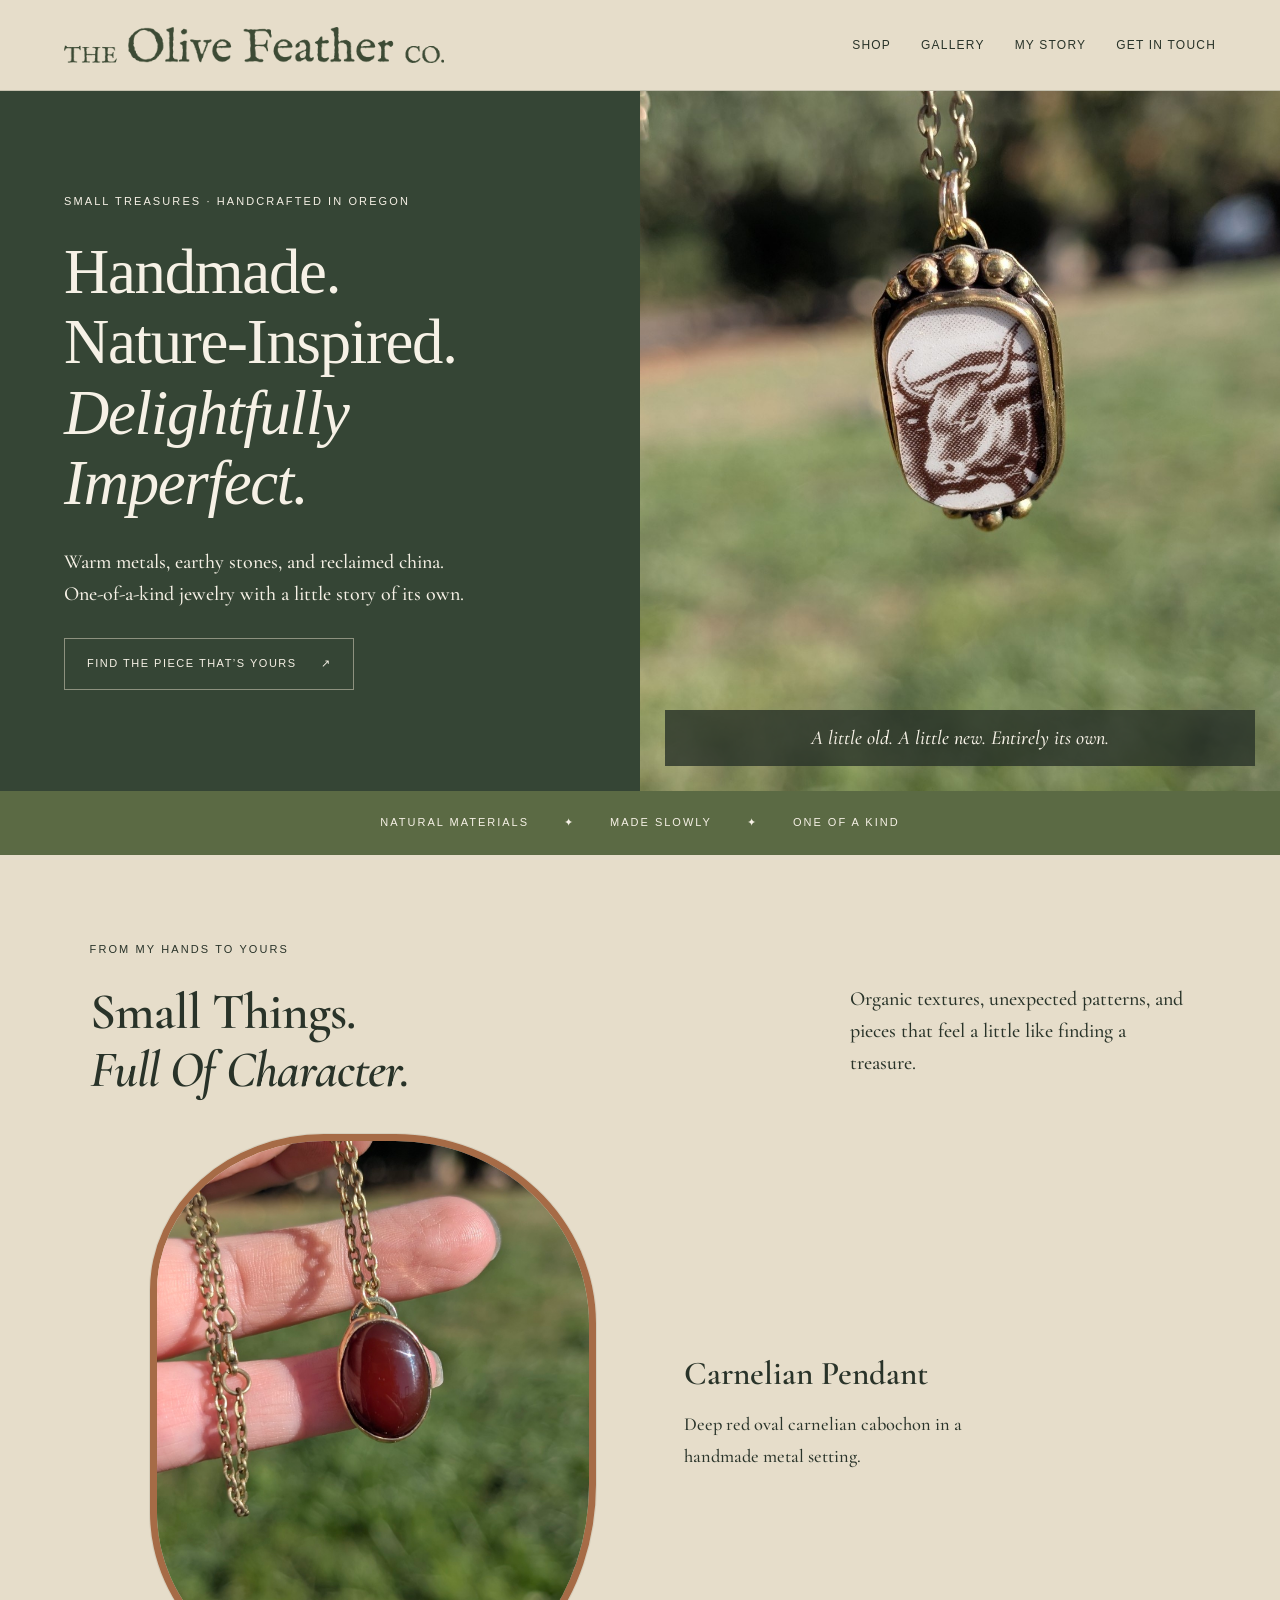
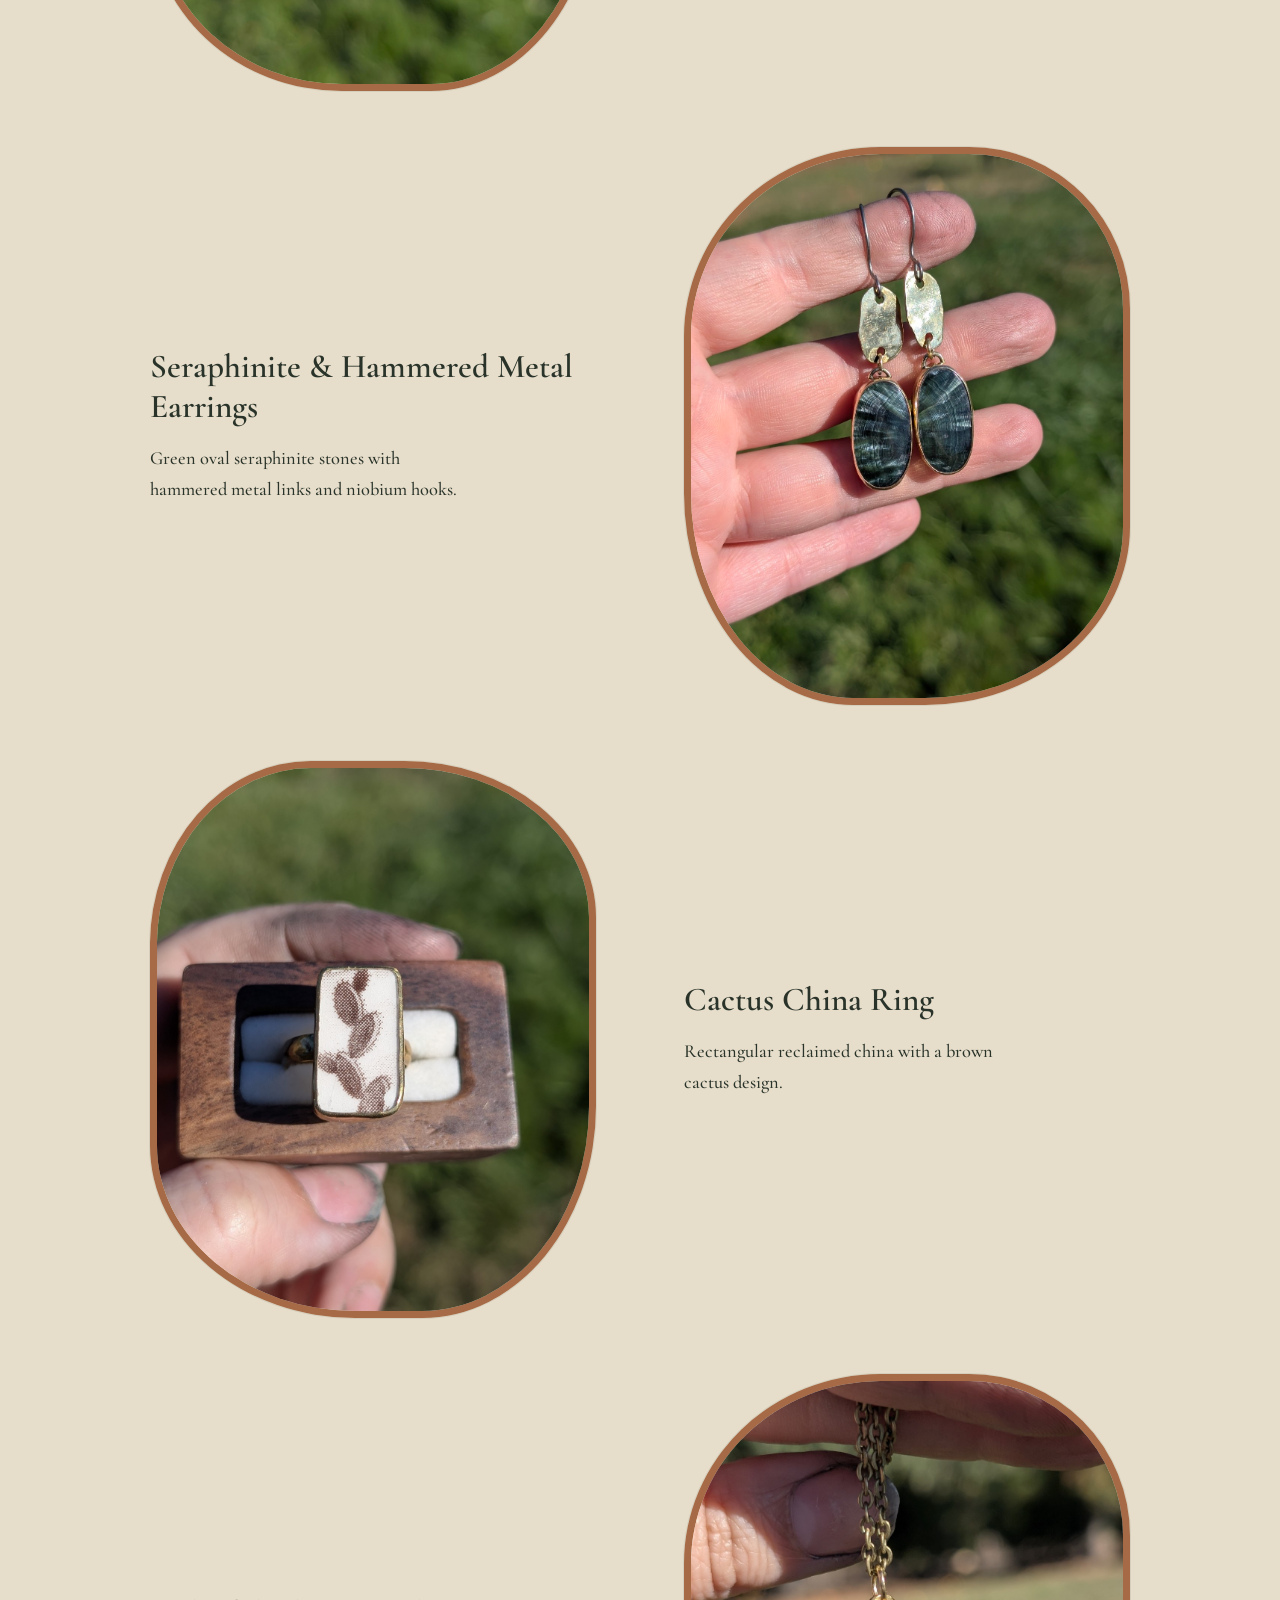
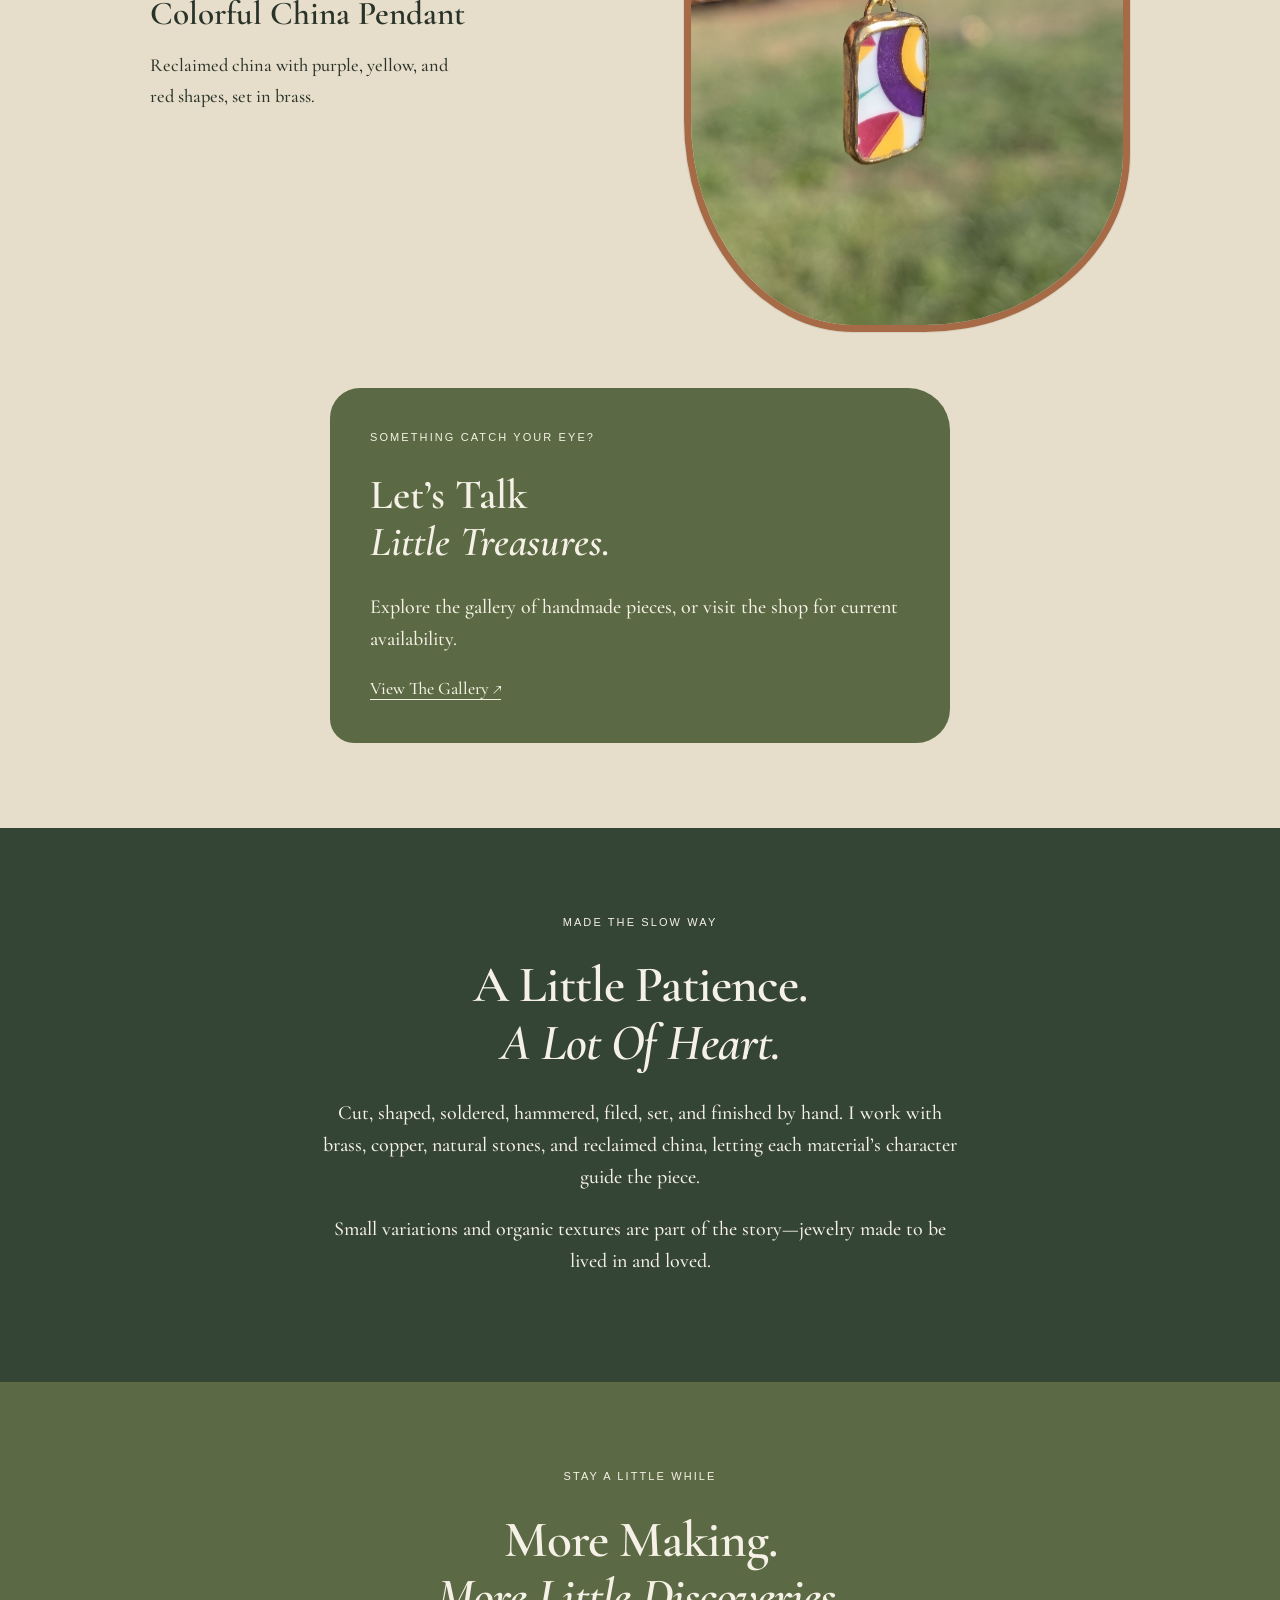
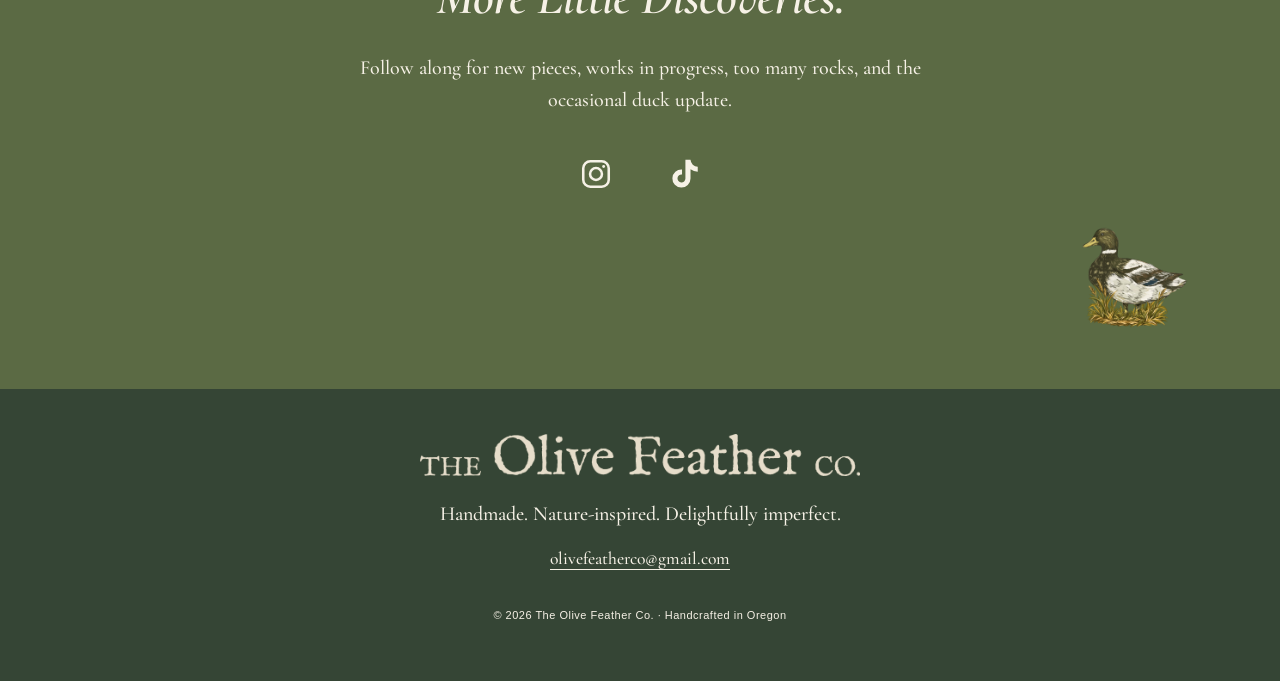
<file: index.html>
<!doctype html>
<html lang="en">
<head>
<meta charset="utf-8"><meta name="viewport" content="width=device-width, initial-scale=1">
<meta name="description" content="One-of-a-kind jewelry handcrafted in Oregon by Jacquline. Discover natural stones, reclaimed china, warm brass, and delightfully imperfect details.">
<meta name="theme-color" content="#354535">
<title>The Olive Feather Co. | Handcrafted jewelry in Oregon</title>
<link rel="stylesheet" href="styles.css?v=20261016-quiet-duck">
<link rel="preconnect" href="https://fonts.googleapis.com"><link rel="preconnect" href="https://fonts.gstatic.com" crossorigin><link rel="stylesheet" href="https://fonts.googleapis.com/css2?family=Cormorant+Garamond:ital,wght@0,500;0,600;1,500;1,600&amp;family=IM+Fell+English:ital@0;1&amp;display=swap"><link rel="stylesheet" href="typography.css?v=20261015-font-trial"></head>
<body>
<a class="skip" href="#main">Skip to main content</a>
<header class="site-header"><a class="brand" href="#" aria-label="The Olive Feather Co. home"><img class="brand-wordmark" src="images/wordmark-green.png" alt="The Olive Feather Co." width="2048" height="195"></a><nav aria-label="Main navigation"><a href="https://the-olive-feather-co.square.site/s/shop" target="_blank" rel="noopener noreferrer">SHOP</a><a href="gallery.html">Gallery</a><a href="story.html">My Story</a><a href="/contact.html?v=20261002-contact-refresh">Get In Touch</a></nav></header>
<main id="main">
<section class="hero" aria-labelledby="hero-title"><div class="hero-copy"><p class="eyebrow">Small treasures · Handcrafted in Oregon</p><h1 id="hero-title">Handmade.<br>Nature-Inspired.<br><em>Delightfully<br class="desktop-break"> Imperfect.</em></h1><p class="hero-description">Warm metals, earthy stones, and reclaimed china. One-of-a-kind jewelry with a little story of its own.</p><a class="button light" href="https://the-olive-feather-co.square.site/s/shop" target="_blank" rel="noopener noreferrer">Find the piece that’s yours <span aria-hidden="true">↗</span></a></div><div class="hero-photo"><img src="images/bull.jpg" width="1157" height="1536" alt="Handmade brass pendant with a reclaimed china bull illustration, hanging against an outdoor green background." fetchpriority="high"><span class="photo-note">A little old. A little new. Entirely its own.</span></div></section>
<div class="ribbon"><span>Natural materials</span><span aria-hidden="true">✦</span><span>Made slowly</span><span aria-hidden="true">✦</span><span>One of a kind</span></div>
<section id="collection" class="collection"><div class="section-heading"><div><p class="eyebrow">From my hands to yours</p><h2>Small Things.<br><em>Full Of Character.</em></h2></div><p>Organic textures, unexpected patterns, and pieces that feel a little like finding a treasure.</p></div><div class="gallery">
<figure><img src="images/red-pendant-new.jpg" width="1157" height="1536" alt="Deep red oval carnelian pendant held in sunlight with its chain against a green outdoor background." loading="lazy"><figcaption><h3>Carnelian Pendant</h3><p>Deep red oval carnelian cabochon in a handmade metal setting.</p></figcaption></figure>
<figure><img src="images/earrings-new.jpg" width="1157" height="1536" alt="Green oval seraphinite earrings below hammered metal links and niobium hooks." loading="lazy"><figcaption><h3>Seraphinite &amp; Hammered Metal Earrings</h3><p>Green oval seraphinite stones with hammered metal links and niobium hooks.</p></figcaption></figure>
<figure><img src="images/china-ring.jpg" width="1157" height="1536" alt="Rectangular reclaimed china ring with a brown cactus design, displayed in a wooden ring box." loading="lazy"><figcaption><h3>Cactus China Ring</h3><p>Rectangular reclaimed china with a brown cactus design.</p></figcaption></figure>

<figure><img src="images/colorful-china.jpg" width="1157" height="1536" alt="Colorful reclaimed china pendant with purple, yellow, and red shapes in a brass setting." loading="lazy"><figcaption><h3>Colorful China Pendant</h3><p>Reclaimed china with purple, yellow, and red shapes, set in brass.</p></figcaption></figure>
<aside class="gallery-note"><p class="eyebrow">Something catch your eye?</p><h3>Let’s Talk<br><em>Little Treasures.</em></h3><p>Explore the gallery of handmade pieces, or visit the shop for current availability.</p><a class="text-link" href="gallery.html">View The Gallery <span aria-hidden="true">↗</span></a></aside>
</div></section>
<section class="process"><p class="eyebrow">Made the slow way</p><h2>A Little Patience.<br><em>A Lot Of Heart.</em></h2><p>Cut, shaped, soldered, hammered, filed, set, and finished by hand. I work with brass, copper, natural stones, and reclaimed china, letting each material’s character guide the piece.</p><p>Small variations and organic textures are part of the story—jewelry made to be lived in and loved.</p></section>


<section id="contact" class="contact"><p class="eyebrow">Stay a little while</p><h2>More Making.<br><em>More Little Discoveries.</em></h2><p>Follow along for new pieces, works in progress, too many rocks, and the occasional duck update.</p><div class="contact-links">
<a href="https://www.instagram.com/theolivefeatherco/" target="_blank" rel="noopener noreferrer" aria-label="The Olive Feather Co. on Instagram">
<svg viewBox="0 0 24 24" fill="none" stroke="currentColor" stroke-width="1.8" aria-hidden="true"><rect x="3" y="3" width="18" height="18" rx="5"/><circle cx="12" cy="12" r="4.2"/><circle cx="17.4" cy="6.7" r="1" fill="currentColor" stroke="none"/></svg></a>
<a href="https://www.tiktok.com/@theolivefeatherco" target="_blank" rel="noopener noreferrer" aria-label="The Olive Feather Co. on TikTok">
<svg viewBox="0 0 24 24" fill="currentColor" aria-hidden="true"><path d="M16.6 2H13v13.2a2.8 2.8 0 1 1-2.4-2.8V8.8a6.4 6.4 0 1 0 6 6.4V8.7a8.7 8.7 0 0 0 5.1 1.7V6.8A5.1 5.1 0 0 1 16.6 2Z"/></svg></a>
</div><img class="homepage-duck" src="images/lightning-duck-2048.webp" width="2048" height="2048" alt="" aria-hidden="true" loading="lazy"></section>
</main>
<footer><a class="footer-brand" href="#"><img class="footer-wordmark" src="images/wordmark-cream.png" alt="The Olive Feather Co." width="2048" height="195" loading="lazy"></a><p>Handmade. Nature-inspired. Delightfully imperfect.</p><a href="mailto:olivefeatherco@gmail.com">olivefeatherco@gmail.com</a><p class="copyright">© 2026 The Olive Feather Co. · Handcrafted in Oregon</p></footer>
<!-- Cloudflare Web Analytics --><script type='module' src='https://static.cloudflareinsights.com/beacon.min.js' data-cf-beacon='{"token": "e439f3d242d546c09e3ed19f95e66445"}'></script><!-- End Cloudflare Web Analytics -->
</body></html>
</file>
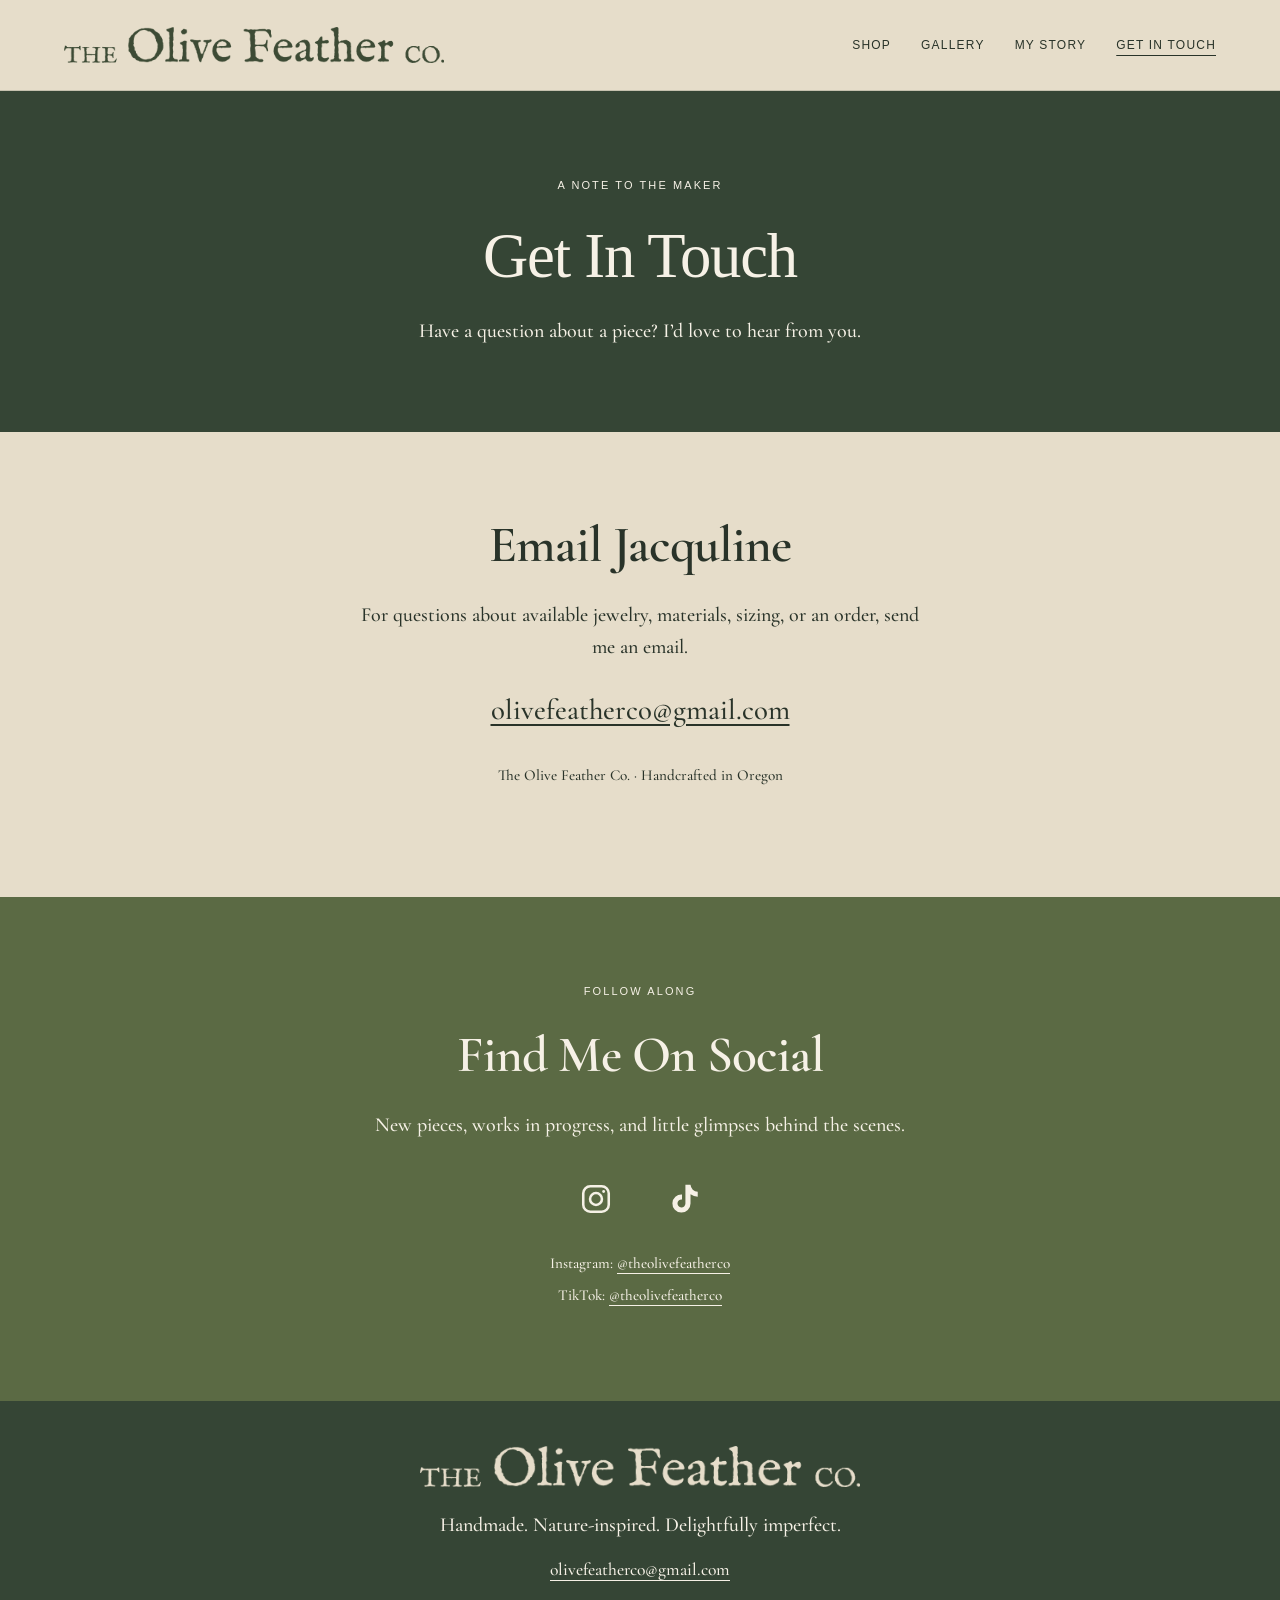
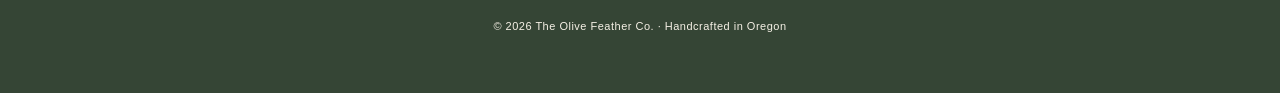
<file: contact.html>
<!doctype html><html lang="en"><head><meta charset="utf-8"><meta name="viewport" content="width=device-width, initial-scale=1"><meta name="description" content="Get in touch with Jacquline at The Olive Feather Co. Email questions about handmade jewelry or follow along on Instagram and TikTok."><meta name="theme-color" content="#354535"><title>Get In Touch | The Olive Feather Co.</title><link rel="stylesheet" href="styles.css?v=20261015-wordmarks"><link rel="preconnect" href="https://fonts.googleapis.com"><link rel="preconnect" href="https://fonts.gstatic.com" crossorigin><link rel="stylesheet" href="https://fonts.googleapis.com/css2?family=Cormorant+Garamond:ital,wght@0,500;0,600;1,500;1,600&amp;family=IM+Fell+English:ital@0;1&amp;display=swap"><link rel="stylesheet" href="typography.css?v=20261015-font-trial"></head><body><a class="skip" href="#main">Skip to main content</a><header class="site-header"><a class="brand" href="index.html" aria-label="The Olive Feather Co. home"><img class="brand-wordmark" src="images/wordmark-green.png" alt="The Olive Feather Co." width="2048" height="195"></a><nav aria-label="Main navigation"><a href="https://the-olive-feather-co.square.site/s/shop" target="_blank" rel="noopener noreferrer">SHOP</a><a href="gallery.html">Gallery</a><a href="story.html">My Story</a><a href="/contact.html?v=20261002-contact-refresh" aria-current="page">Get In Touch</a></nav></header><main id="main"><section class="story-page-intro"><p class="eyebrow">A Note To The Maker</p><h1>Get In Touch</h1><p>Have a question about a piece? I’d love to hear from you.</p></section><section class="contact-details"><h2>Email Jacquline</h2><p>For questions about available jewelry, materials, sizing, or an order, send me an email.</p><a class="contact-email" href="mailto:olivefeatherco@gmail.com">olivefeatherco@gmail.com</a><p class="contact-location">The Olive Feather Co. · Handcrafted in Oregon</p></section><section class="contact"><p class="eyebrow">Follow Along</p><h2>Find Me On Social</h2><p>New pieces, works in progress, and little glimpses behind the scenes.</p><div class="contact-links">
<a href="https://www.instagram.com/theolivefeatherco/" target="_blank" rel="noopener noreferrer" aria-label="The Olive Feather Co. on Instagram">
<svg viewBox="0 0 24 24" fill="none" stroke="currentColor" stroke-width="1.8" aria-hidden="true"><rect x="3" y="3" width="18" height="18" rx="5"/><circle cx="12" cy="12" r="4.2"/><circle cx="17.4" cy="6.7" r="1" fill="currentColor" stroke="none"/></svg></a>
<a href="https://www.tiktok.com/@theolivefeatherco" target="_blank" rel="noopener noreferrer" aria-label="The Olive Feather Co. on TikTok">
<svg viewBox="0 0 24 24" fill="currentColor" aria-hidden="true"><path d="M16.6 2H13v13.2a2.8 2.8 0 1 1-2.4-2.8V8.8a6.4 6.4 0 1 0 6 6.4V8.7a8.7 8.7 0 0 0 5.1 1.7V6.8A5.1 5.1 0 0 1 16.6 2Z"/></svg></a>
</div><div class="social-handles"><p>Instagram: <a href="https://www.instagram.com/theolivefeatherco/" target="_blank" rel="noopener noreferrer">@theolivefeatherco</a></p><p>TikTok: <a href="https://www.tiktok.com/@theolivefeatherco" target="_blank" rel="noopener noreferrer">@theolivefeatherco</a></p></div></section></main><footer><a class="footer-brand" href="index.html"><img class="footer-wordmark" src="images/wordmark-cream.png" alt="The Olive Feather Co." width="2048" height="195" loading="lazy"></a><p>Handmade. Nature-inspired. Delightfully imperfect.</p><a href="mailto:olivefeatherco@gmail.com">olivefeatherco@gmail.com</a><p class="copyright">© 2026 The Olive Feather Co. · Handcrafted in Oregon</p></footer><!-- Cloudflare Web Analytics --><script type='module' src='https://static.cloudflareinsights.com/beacon.min.js' data-cf-beacon='{"token": "e439f3d242d546c09e3ed19f95e66445"}'></script><!-- End Cloudflare Web Analytics -->
</body></html>
</file>
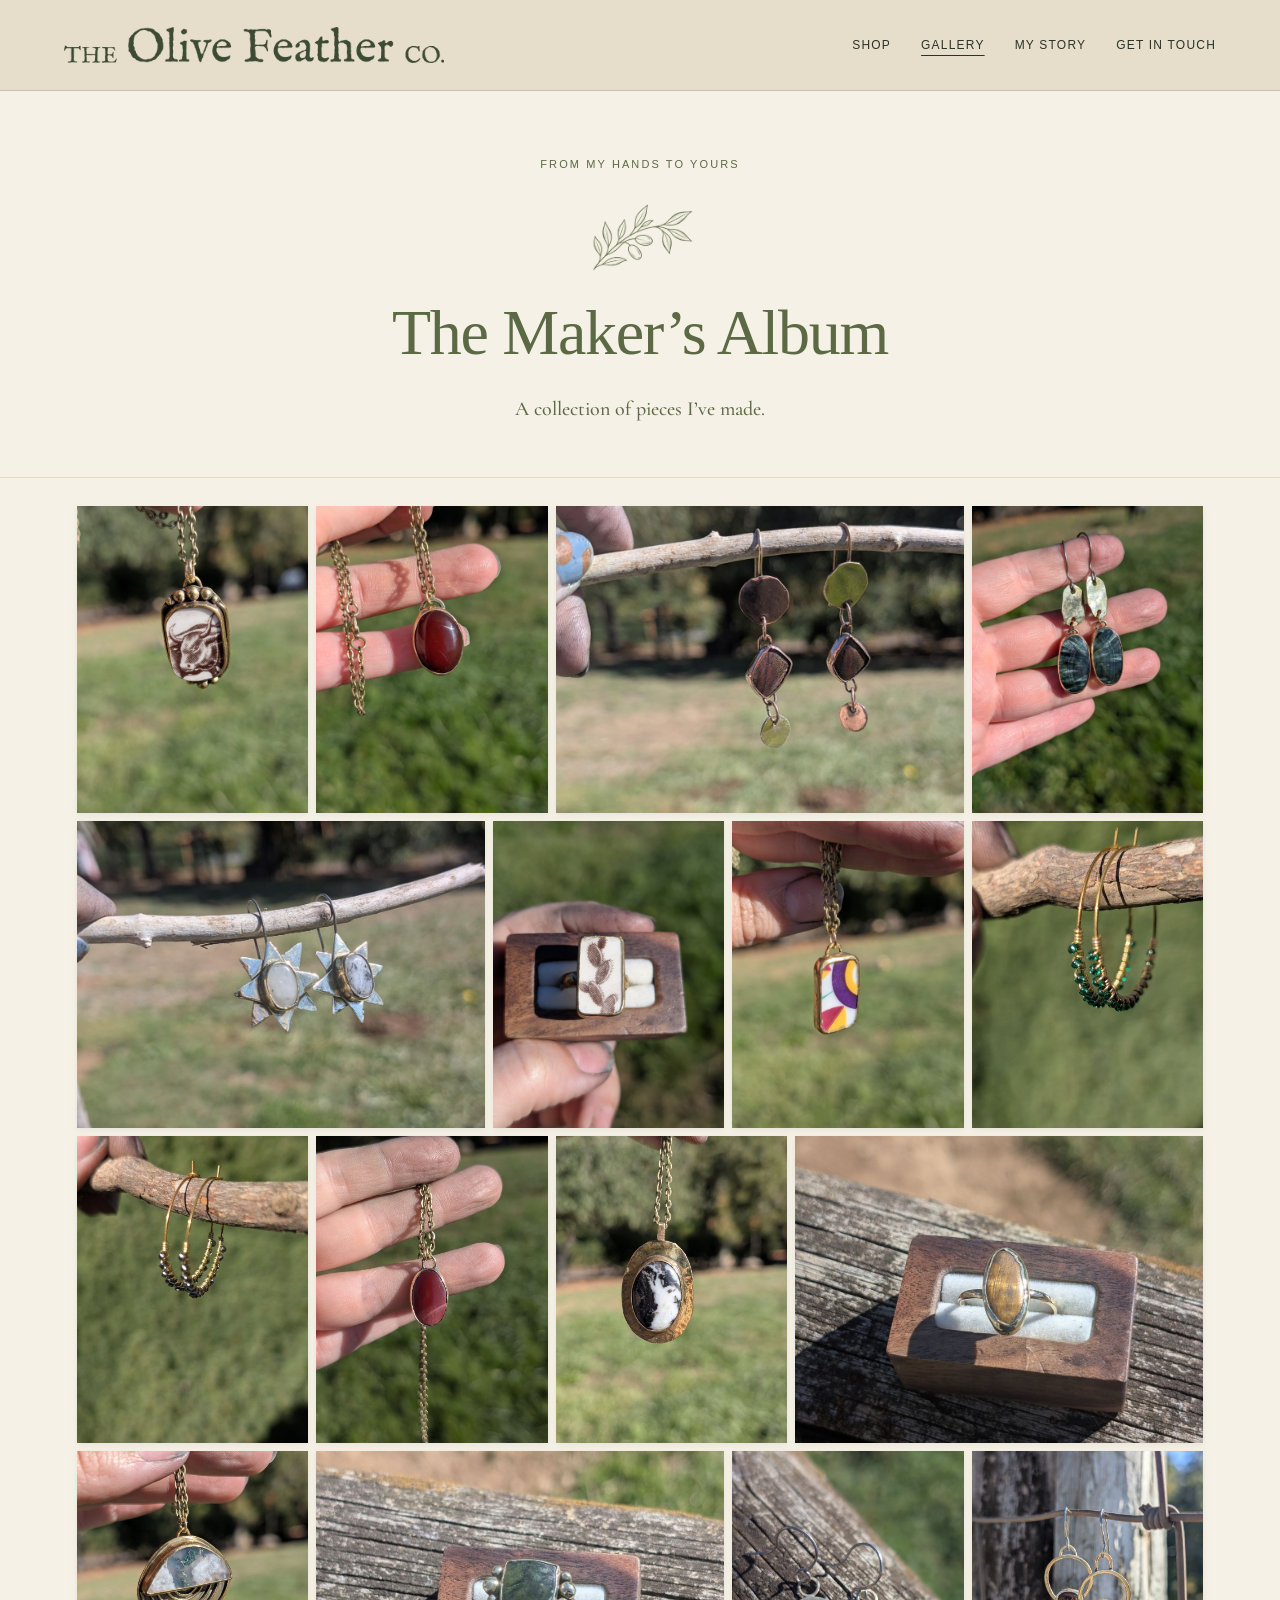
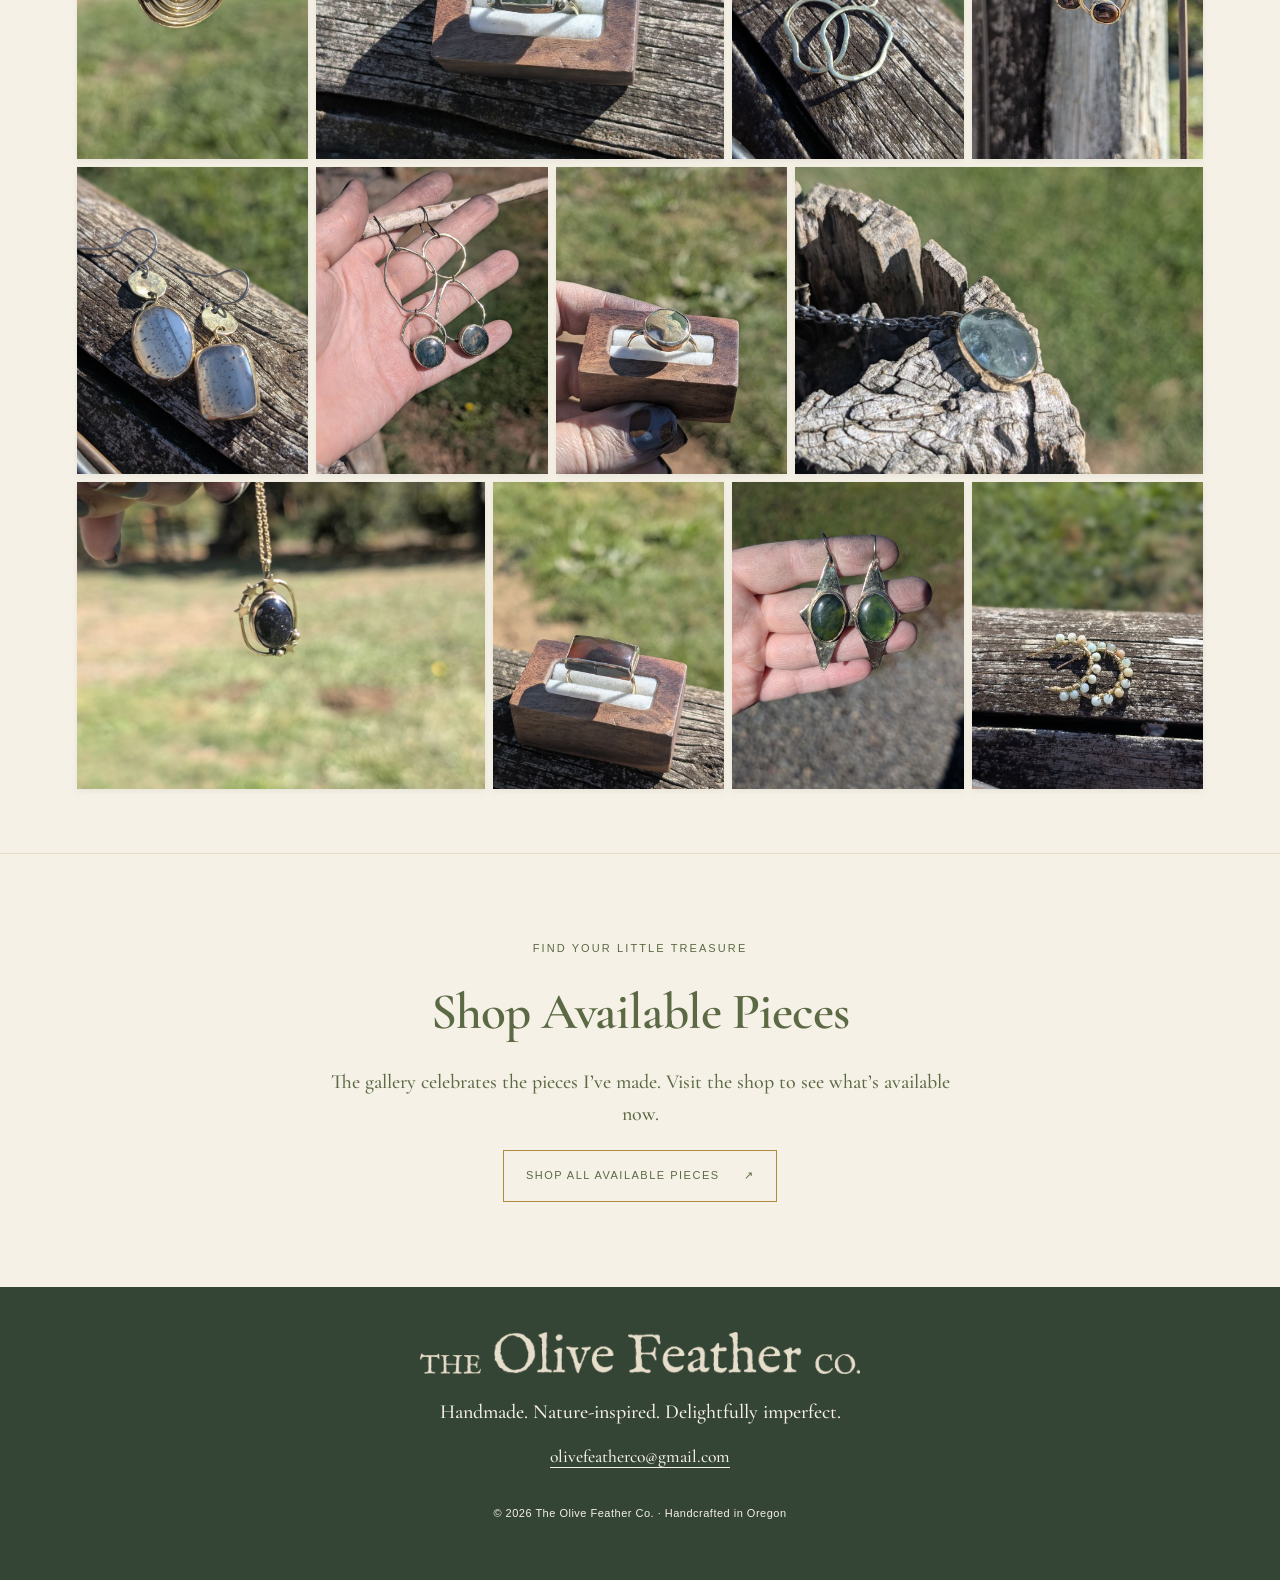
<file: gallery.html>
<!doctype html><html lang="en"><head><meta charset="utf-8"><meta name="viewport" content="width=device-width, initial-scale=1"><meta name="description" content="A gallery of handmade jewelry by Jacquline at The Olive Feather Co., featuring natural stones, reclaimed china, and handworked metals."><meta name="theme-color" content="#354535"><title>Gallery | The Olive Feather Co.</title><link rel="stylesheet" href="styles.css?v=20261015-wordmarks"><link rel="stylesheet" href="gallery.css?v=20261017-brickwork"><link rel="preconnect" href="https://fonts.googleapis.com"><link rel="preconnect" href="https://fonts.gstatic.com" crossorigin><link rel="stylesheet" href="https://fonts.googleapis.com/css2?family=Cormorant+Garamond:ital,wght@0,500;0,600;1,500;1,600&amp;family=IM+Fell+English:ital@0;1&amp;display=swap"><link rel="stylesheet" href="typography.css?v=20261015-font-trial"></head><body class="makers-album"><a class="skip" href="#main">Skip to main content</a><header class="site-header"><a class="brand" href="index.html" aria-label="The Olive Feather Co. home"><img class="brand-wordmark" src="images/wordmark-green.png" alt="The Olive Feather Co." width="2048" height="195"></a><nav aria-label="Main navigation"><a href="https://the-olive-feather-co.square.site/s/shop" target="_blank" rel="noopener noreferrer">SHOP</a><a href="gallery.html" aria-current="page">Gallery</a><a href="story.html">My Story</a><a href="/contact.html?v=20261002-contact-refresh">Get In Touch</a></nav></header><main id="main"><section class="album-intro"><p class="eyebrow">From My Hands To Yours</p><span class="album-branch" aria-hidden="true"></span><h1>The Maker’s Album</h1><p>A collection of pieces I’ve made.</p></section><section class="collection" aria-label="Gallery of handmade jewelry"><div class="gallery-wall"><figure class="gallery-piece"><button class="gallery-reveal" type="button" aria-expanded="false" aria-label="Reveal title: Bull China Pendant" aria-controls="piece-1"><img src="images/bull.jpg" width="1157" height="1536" alt="Reclaimed china pendant with a bull illustration in a brass setting." loading="lazy"><span class="piece-overlay" id="piece-1" aria-hidden="true"><span class="piece-title">Bull China Pendant</span></span></button></figure>
<figure class="gallery-piece"><button class="gallery-reveal" type="button" aria-expanded="false" aria-label="Reveal title: Carnelian Pendant" aria-controls="piece-2"><img src="images/red-pendant-new.jpg" width="1157" height="1536" alt="Deep red oval carnelian pendant held in sunlight with its chain against a green outdoor background." loading="lazy"><span class="piece-overlay" id="piece-2" aria-hidden="true"><span class="piece-title">Carnelian Pendant</span></span></button></figure>
<figure class="gallery-piece"><button class="gallery-reveal" type="button" aria-expanded="false" aria-label="Reveal title: Mixed Metal &amp; Brown Stone Earrings" aria-controls="piece-15"><img src="images/mixed-metal-brown-stone-earrings.jpg" width="1000" height="753" alt="Brown patterned stones between contrasting copper-colored and gold-colored circular links." loading="lazy"><span class="piece-overlay" id="piece-15" aria-hidden="true"><span class="piece-title">Mixed Metal &amp; Brown Stone Earrings</span></span></button></figure>
<figure class="gallery-piece"><button class="gallery-reveal" type="button" aria-expanded="false" aria-label="Reveal title: Seraphinite &amp; Hammered Metal Earrings" aria-controls="piece-3"><img src="images/earrings-new.jpg" width="1157" height="1536" alt="Green oval seraphinite earrings below hammered metal links and niobium hooks." loading="lazy"><span class="piece-overlay" id="piece-3" aria-hidden="true"><span class="piece-title">Seraphinite &amp; Hammered Metal Earrings</span></span></button></figure>
<figure class="gallery-piece"><button class="gallery-reveal" type="button" aria-expanded="false" aria-label="Reveal title: Starburst Stone Earrings" aria-controls="piece-16"><img src="images/starburst-stone-earrings.jpg" width="1000" height="753" alt="Oval pale stones in pointed starburst metal frames, hanging from a branch." loading="lazy"><span class="piece-overlay" id="piece-16" aria-hidden="true"><span class="piece-title">Starburst Stone Earrings</span></span></button></figure>
<figure class="gallery-piece"><button class="gallery-reveal" type="button" aria-expanded="false" aria-label="Reveal title: Cactus China Ring" aria-controls="piece-4"><img src="images/china-ring.jpg" width="1157" height="1536" alt="Rectangular reclaimed china ring with a brown cactus design, displayed in a wooden ring box." loading="lazy"><span class="piece-overlay" id="piece-4" aria-hidden="true"><span class="piece-title">Cactus China Ring</span></span></button></figure>
<figure class="gallery-piece"><button class="gallery-reveal" type="button" aria-expanded="false" aria-label="Reveal title: Colorful China Pendant" aria-controls="piece-5"><img src="images/colorful-china.jpg" width="1157" height="1536" alt="Colorful reclaimed china pendant with purple, yellow, and red shapes in a brass setting." loading="lazy"><span class="piece-overlay" id="piece-5" aria-hidden="true"><span class="piece-title">Colorful China Pendant</span></span></button></figure>
<figure class="gallery-piece"><button class="gallery-reveal" type="button" aria-expanded="false" aria-label="Reveal title: Green Beaded Hoop Earrings" aria-controls="piece-6"><img src="images/green-beaded-hoops.jpg" width="829" height="1100" alt="Green beaded hoop earrings hanging from a branch." loading="lazy"><span class="piece-overlay" id="piece-6" aria-hidden="true"><span class="piece-title">Green Beaded Hoop Earrings</span></span></button></figure>
<figure class="gallery-piece"><button class="gallery-reveal" type="button" aria-expanded="false" aria-label="Reveal title: Blue-Gray Beaded Hoop Earrings" aria-controls="piece-7"><img src="images/blue-gray-beaded-hoops.jpg" width="829" height="1100" alt="Blue-gray beaded hoop earrings hanging from a branch." loading="lazy"><span class="piece-overlay" id="piece-7" aria-hidden="true"><span class="piece-title">Blue-Gray Beaded Hoop Earrings</span></span></button></figure>
<figure class="gallery-piece"><button class="gallery-reveal" type="button" aria-expanded="false" aria-label="Reveal title: Red Jasper Pendant" aria-controls="piece-8"><img src="images/carnelian-pendant-detail.jpg" width="829" height="1100" alt="Oval red jasper pendant held in a hand outdoors." loading="lazy"><span class="piece-overlay" id="piece-8" aria-hidden="true"><span class="piece-title">Red Jasper Pendant</span></span></button></figure>
<figure class="gallery-piece"><button class="gallery-reveal" type="button" aria-expanded="false" aria-label="Reveal title: Black &amp; White Stone Pendant" aria-controls="piece-9"><img src="images/black-white-stone-pendant.jpg" width="829" height="1100" alt="Oval black-and-white stone pendant with a wide hammered metal frame." loading="lazy"><span class="piece-overlay" id="piece-9" aria-hidden="true"><span class="piece-title">Black &amp; White Stone Pendant</span></span></button></figure>
<figure class="gallery-piece"><button class="gallery-reveal" type="button" aria-expanded="false" aria-label="Reveal title: Oval Golden Stone Ring" aria-controls="piece-17"><img src="images/oval-golden-stone-ring.jpg" width="1000" height="753" alt="Elongated oval golden-brown stone ring displayed in a wooden ring box." loading="lazy"><span class="piece-overlay" id="piece-17" aria-hidden="true"><span class="piece-title">Oval Golden Stone Ring</span></span></button></figure>
<figure class="gallery-piece"><button class="gallery-reveal" type="button" aria-expanded="false" aria-label="Reveal title: Half-Moon Stone Pendant" aria-controls="piece-10"><img src="images/half-moon-stone-pendant.jpg" width="829" height="1100" alt="Half-moon stone pendant with green inclusions and curved metal details below." loading="lazy"><span class="piece-overlay" id="piece-10" aria-hidden="true"><span class="piece-title">Half-Moon Stone Pendant</span></span></button></figure>
<figure class="gallery-piece"><button class="gallery-reveal" type="button" aria-expanded="false" aria-label="Reveal title: Green Stone &amp; Granule Ring" aria-controls="piece-18"><img src="images/green-stone-granule-ring.jpg" width="1000" height="753" alt="Square green stone ring with rounded metal granules along both sides, in a wooden ring box." loading="lazy"><span class="piece-overlay" id="piece-18" aria-hidden="true"><span class="piece-title">Green Stone &amp; Granule Ring</span></span></button></figure>
<figure class="gallery-piece"><button class="gallery-reveal" type="button" aria-expanded="false" aria-label="Reveal title: Organic Brass Earrings" aria-controls="piece-11"><img src="images/organic-brass-earrings-updated.jpg" width="753" height="1000" alt="Irregular open brass loop earrings with small circular links and niobium ear hooks, resting on wood." loading="lazy"><span class="piece-overlay" id="piece-11" aria-hidden="true"><span class="piece-title">Organic Brass Earrings</span></span></button></figure>
<figure class="gallery-piece"><button class="gallery-reveal" type="button" aria-expanded="false" aria-label="Reveal title: Tiger’s-Eye Hoop Earrings" aria-controls="piece-12"><img src="images/tigers-eye-hoop-earrings-updated.jpg" width="753" height="1000" alt="Oval brown tiger’s-eye stones set at the base of brass hoops, hanging from a wire." loading="lazy"><span class="piece-overlay" id="piece-12" aria-hidden="true"><span class="piece-title">Tiger’s-Eye Hoop Earrings</span></span></button></figure>
<figure class="gallery-piece"><button class="gallery-reveal" type="button" aria-expanded="false" aria-label="Reveal title: Mismatched Speckled Stone Earrings" aria-controls="piece-13"><img src="images/mismatched-stone-earrings-updated.jpg" width="753" height="1000" alt="An oval and a rectangular speckled stone below round brass links with niobium ear hooks, resting on wood." loading="lazy"><span class="piece-overlay" id="piece-13" aria-hidden="true"><span class="piece-title">Mismatched Speckled Stone Earrings</span></span></button></figure>
<figure class="gallery-piece"><button class="gallery-reveal" type="button" aria-expanded="false" aria-label="Reveal title: Asymmetric Loop &amp; Stone Earrings" aria-controls="piece-14"><img src="images/asymmetric-loop-stone-earrings.jpg" width="753" height="1000" alt="Asymmetric linked metal loops with round green patterned stones, displayed in a hand." loading="lazy"><span class="piece-overlay" id="piece-14" aria-hidden="true"><span class="piece-title">Asymmetric Loop &amp; Stone Earrings</span></span></button></figure>
<figure class="gallery-piece"><button class="gallery-reveal" type="button" aria-expanded="false" aria-label="Reveal title: Round Patterned Stone Ring" aria-controls="piece-19"><img src="images/round-patterned-stone-ring.jpg" width="753" height="1000" alt="Round green-and-tan patterned stone ring displayed in a wooden ring box." loading="lazy"><span class="piece-overlay" id="piece-19" aria-hidden="true"><span class="piece-title">Round Patterned Stone Ring</span></span></button></figure>
<figure class="gallery-piece"><button class="gallery-reveal" type="button" aria-expanded="false" aria-label="Reveal title: Pale Green Oval Pendant" aria-controls="piece-21"><img src="images/pale-green-oval-pendant.jpg" width="1000" height="753" alt="Pale green oval stone pendant in a handmade metal setting, resting on weathered wood." loading="lazy"><span class="piece-overlay" id="piece-21" aria-hidden="true"><span class="piece-title">Pale Green Oval Pendant</span></span></button></figure>
<figure class="gallery-piece"><button class="gallery-reveal" type="button" aria-expanded="false" aria-label="Reveal title: Blue Stone &amp; Star Pendant" aria-controls="piece-22"><img src="images/blue-star-pendant.jpg" width="1000" height="753" alt="Sparkling dark blue oval pendant surrounded by an open metal frame with small stars and rounded details." loading="lazy"><span class="piece-overlay" id="piece-22" aria-hidden="true"><span class="piece-title">Blue Stone &amp; Star Pendant</span></span></button></figure>
<figure class="gallery-piece"><button class="gallery-reveal" type="button" aria-expanded="false" aria-label="Reveal title: Rectangular Red Stone Ring" aria-controls="piece-20"><img src="images/rectangular-red-stone-ring.jpg" width="753" height="1000" alt="Rectangular red-and-dark patterned stone ring displayed in a wooden ring box." loading="lazy"><span class="piece-overlay" id="piece-20" aria-hidden="true"><span class="piece-title">Rectangular Red Stone Ring</span></span></button></figure>
<figure class="gallery-piece"><button class="gallery-reveal" type="button" aria-expanded="false" aria-label="Reveal title: Nephrite Jade Earrings" aria-controls="piece-23"><img src="images/nephrite-jade-earrings.jpg" width="753" height="1000" alt="Oval green nephrite jade stones in elongated pointed metal settings with niobium ear hooks, held in a hand." loading="lazy"><span class="piece-overlay" id="piece-23" aria-hidden="true"><span class="piece-title">Nephrite Jade Earrings</span></span></button></figure>
<figure class="gallery-piece"><button class="gallery-reveal" type="button" aria-expanded="false" aria-label="Reveal title: Pastel Beaded Hoop Earrings" aria-controls="piece-24"><img src="images/pastel-beaded-hoops.jpg" width="753" height="1000" alt="Metal hoops wrapped with pale blue, green, cream, and peach beads, resting on weathered wood." loading="lazy"><span class="piece-overlay" id="piece-24" aria-hidden="true"><span class="piece-title">Pastel Beaded Hoop Earrings</span></span></button></figure></div></section><section class="process"><p class="eyebrow">Find Your Little Treasure</p><h2>Shop Available Pieces</h2><p>The gallery celebrates the pieces I’ve made. Visit the shop to see what’s available now.</p><a class="button light" href="https://the-olive-feather-co.square.site/s/shop" target="_blank" rel="noopener noreferrer">Shop All Available Pieces <span aria-hidden="true">↗</span></a></section></main><script>
(function(){
var buttons=Array.from(document.querySelectorAll(".gallery-reveal"));
function closeAll(){buttons.forEach(function(b){b.setAttribute("aria-expanded","false")})}
buttons.forEach(function(button){
button.addEventListener("click",function(){var open=button.getAttribute("aria-expanded")!=="true";closeAll();button.classList.remove("is-dismissed");button.setAttribute("aria-expanded",String(open))});
button.addEventListener("pointerleave",function(){button.classList.remove("is-dismissed")});
button.addEventListener("focusout",function(){button.setAttribute("aria-expanded","false");button.classList.remove("is-dismissed")});
});
document.addEventListener("click",function(event){if(!event.target.closest(".gallery-reveal"))closeAll()});
document.addEventListener("keydown",function(event){if(event.key==="Escape"){closeAll();buttons.forEach(function(b){b.classList.add("is-dismissed")})}});
})();
</script><script src="gallery-layout.js?v=20261017-brickwork" defer></script><footer><a class="footer-brand" href="index.html"><img class="footer-wordmark" src="images/wordmark-cream.png" alt="The Olive Feather Co." width="2048" height="195" loading="lazy"></a><p>Handmade. Nature-inspired. Delightfully imperfect.</p><a href="mailto:olivefeatherco@gmail.com">olivefeatherco@gmail.com</a><p class="copyright">© 2026 The Olive Feather Co. · Handcrafted in Oregon</p></footer><!-- Cloudflare Web Analytics --><script type='module' src='https://static.cloudflareinsights.com/beacon.min.js' data-cf-beacon='{"token": "e439f3d242d546c09e3ed19f95e66445"}'></script><!-- End Cloudflare Web Analytics -->
</body></html>
</file>
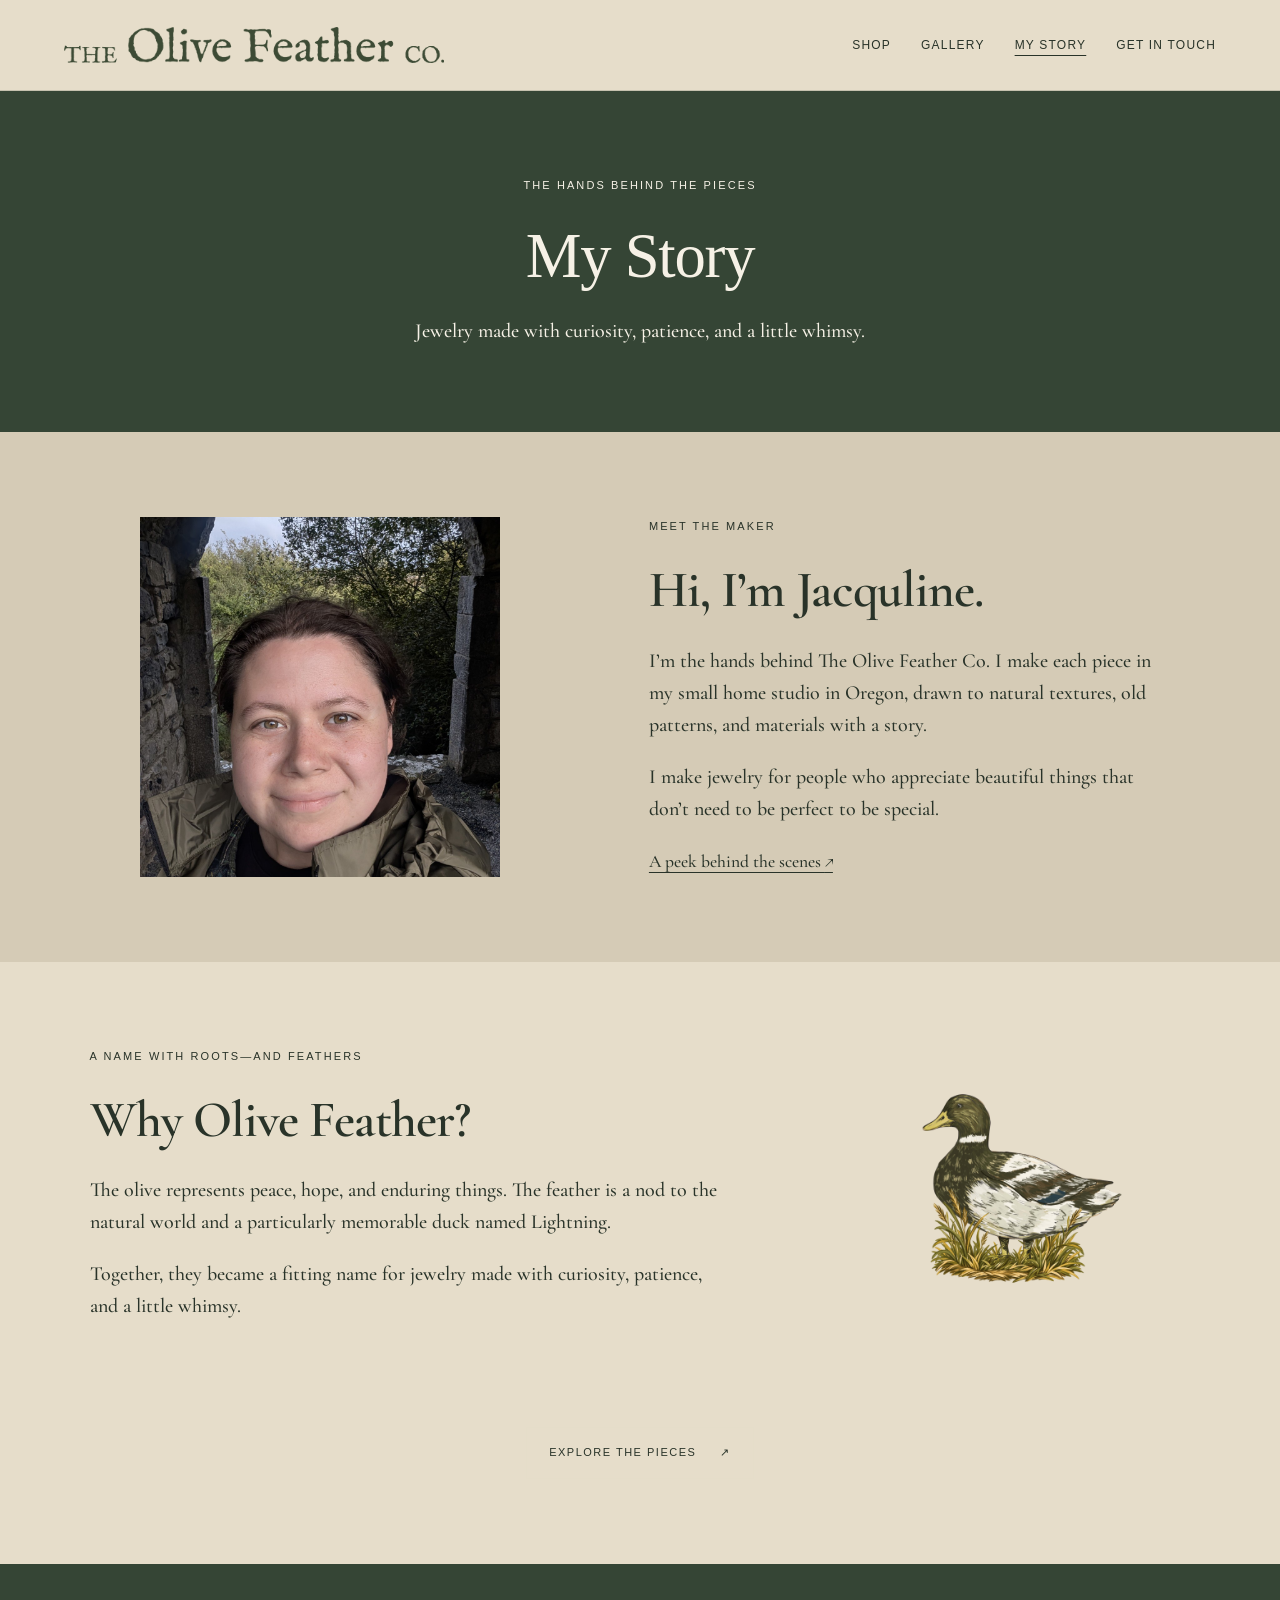
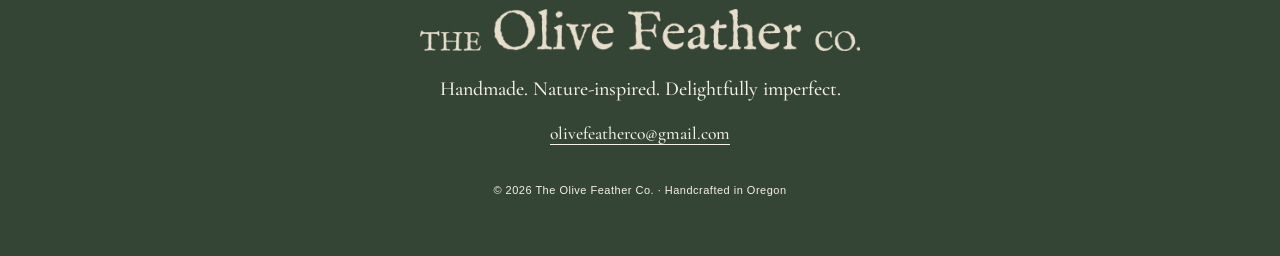
<file: story.html>
<!doctype html><html lang="en"><head><meta charset="utf-8"><meta name="viewport" content="width=device-width, initial-scale=1"><meta name="description" content="Meet Jacquline, the Oregon maker behind The Olive Feather Co., and discover the story behind the name."><meta name="theme-color" content="#354535"><title>My Story | The Olive Feather Co.</title><link rel="stylesheet" href="styles.css?v=20261016-lightning"><link rel="preconnect" href="https://fonts.googleapis.com"><link rel="preconnect" href="https://fonts.gstatic.com" crossorigin><link rel="stylesheet" href="https://fonts.googleapis.com/css2?family=Cormorant+Garamond:ital,wght@0,500;0,600;1,500;1,600&amp;family=IM+Fell+English:ital@0;1&amp;display=swap"><link rel="stylesheet" href="typography.css?v=20261015-font-trial"></head><body><a class="skip" href="#main">Skip to main content</a><header class="site-header"><a class="brand" href="index.html" aria-label="The Olive Feather Co. home"><img class="brand-wordmark" src="images/wordmark-green.png" alt="The Olive Feather Co." width="2048" height="195"></a><nav aria-label="Main navigation"><a href="https://the-olive-feather-co.square.site/s/shop" target="_blank" rel="noopener noreferrer">SHOP</a><a href="gallery.html">Gallery</a><a href="story.html" aria-current="page">My Story</a><a href="/contact.html?v=20261002-contact-refresh">Get In Touch</a></nav></header><main id="main"><section class="story-page-intro"><p class="eyebrow">The Hands Behind The Pieces</p><h1>My Story</h1><p>Jewelry made with curiosity, patience, and a little whimsy.</p></section><section id="story" class="maker"><div class="portrait"><img src="images/jacquline.jpg" width="1152" height="1536" alt="Jacquline, the maker behind The Olive Feather Co., standing beneath a stone arch outdoors." loading="lazy"></div><div class="maker-copy"><p class="eyebrow">Meet the maker</p><h2>Hi, I’m Jacquline.</h2><p>I’m the hands behind The Olive Feather Co. I make each piece in my small home studio in Oregon, drawn to natural textures, old patterns, and materials with a story.</p><p>I make jewelry for people who appreciate beautiful things that don’t need to be perfect to be special.</p><a class="text-link" href="https://www.instagram.com/theolivefeatherco/" target="_blank" rel="noopener noreferrer">A peek behind the scenes <span aria-hidden="true">↗</span></a></div></section><section class="brand-story"><div><p class="eyebrow">A name with roots—and feathers</p><h2>Why Olive Feather?</h2><p>The olive represents peace, hope, and enduring things. The feather is a nod to the natural world and a particularly memorable duck named Lightning.</p><p>Together, they became a fitting name for jewelry made with curiosity, patience, and a little whimsy.</p></div><img class="duck story-duck" src="images/lightning-duck-2048.webp" width="2048" height="2048" alt="Lightning, the duck who inspired the Olive Feather name, standing in grass." loading="lazy"></section><section class="story-back"><a class="button" href="gallery.html">Explore The Pieces <span aria-hidden="true">↗</span></a></section></main><footer><a class="footer-brand" href="index.html"><img class="footer-wordmark" src="images/wordmark-cream.png" alt="The Olive Feather Co." width="2048" height="195" loading="lazy"></a><p>Handmade. Nature-inspired. Delightfully imperfect.</p><a href="mailto:olivefeatherco@gmail.com">olivefeatherco@gmail.com</a><p class="copyright">© 2026 The Olive Feather Co. · Handcrafted in Oregon</p></footer><!-- Cloudflare Web Analytics --><script type='module' src='https://static.cloudflareinsights.com/beacon.min.js' data-cf-beacon='{"token": "e439f3d242d546c09e3ed19f95e66445"}'></script><!-- End Cloudflare Web Analytics -->
</body></html>
</file>
<file: styles.css>
:root{--forest:#354535;--olive:#5B6A44;--sage:#7A8A6A;--beige:#E6DDCA;--cream:#F6F1E6;--brass:#B08A41;--ink:#293329}*{box-sizing:border-box}html{scroll-behavior:smooth;scroll-padding-top:25px}body{margin:0;background:var(--beige);color:var(--ink);font-family:Georgia,'Times New Roman',serif;line-height:1.65}img{display:block;max-width:100%}a{color:inherit;text-underline-offset:5px}a:focus-visible{outline:3px solid var(--brass);outline-offset:6px}.skip{position:absolute;top:-100px;left:16px;padding:12px;background:var(--cream);z-index:10}.skip:focus{top:16px}.site-header{padding:26px 5%;display:flex;align-items:center;justify-content:space-between;gap:24px;border-bottom:1px solid #35453530}.brand{text-decoration:none;font-size:clamp(1.5rem,2.5vw,2rem);white-space:nowrap}.brand-small{font-size:.58em;letter-spacing:2px}nav{display:flex;gap:30px}nav a{text-decoration:none;font:12px/1.5 Arial,sans-serif;letter-spacing:1.2px;padding:10px 0}nav a:hover,.text-link:hover{color:#566745}p{margin:0 0 20px}.eyebrow{font:11px/1.8 Arial,sans-serif;text-transform:uppercase;letter-spacing:2.1px;margin-bottom:25px}h1,h2,h3{font-weight:400;line-height:1.12;margin:0}h1{font-size:clamp(2.5rem,4.9vw,5rem);letter-spacing:-1.6px}h2{font-size:clamp(2.2rem,4vw,3.8rem);letter-spacing:-1px;margin-bottom:25px}h3{font-size:1.25rem}em{font-weight:400}.hero{display:grid;grid-template-columns:1fr 1fr;background:var(--forest);color:var(--cream);padding:0}.hero-copy{padding:65px 9% 65px 10%;align-self:center}.hero-description{max-width:400px;margin:28px 0;font-size:1.05rem}.hero-photo{position:relative;min-height:700px}.hero-photo img{width:100%;height:100%;position:absolute;inset:0;object-fit:cover;object-position:50% 44%}.photo-note{position:absolute;bottom:25px;left:25px;right:25px;text-align:center;font-style:italic;padding:12px;background:#293329cc;color:var(--cream)}.button{display:inline-flex;align-items:center;gap:24px;text-decoration:none;padding:16px 22px;border:1px solid #e6ddca80;font:11px/1.6 Arial,sans-serif;text-transform:uppercase;letter-spacing:1.5px}.button:hover{background:var(--beige);color:var(--forest)}.ribbon{display:flex;justify-content:center;gap:35px;padding:23px;background:var(--olive);color:var(--cream);font:11px/1.6 Arial,sans-serif;text-transform:uppercase;letter-spacing:2px}section{padding:85px 7%}.section-heading{display:flex;justify-content:space-between;align-items:flex-end;gap:50px;margin-bottom:35px}.section-heading p:last-child{max-width:340px}.section-heading h2{margin-bottom:0}.gallery{display:grid;grid-template-columns:repeat(3,minmax(0,1fr));gap:38px 26px}figure{margin:0}figure img{width:100%;height:auto;aspect-ratio:4/5;object-fit:cover}figcaption{padding:18px 0;border-bottom:1px solid #35453540}figcaption h3{font-size:1.2rem}figcaption p{margin:8px 0 0;font-size:.9rem}.gallery-note{padding:40px 28px;background:var(--olive);color:var(--cream);display:flex;flex-direction:column;justify-content:center}.gallery-note h3{font-size:2.6rem;margin-bottom:25px}.text-link{font-size:.95rem}.gallery-note .text-link:hover{color:var(--beige)}.process{background:var(--forest);color:var(--cream);text-align:center}.process p:not(.eyebrow){max-width:650px;margin:20px auto}.maker{display:grid;grid-template-columns:.85fr 1fr;align-items:center;gap:9%;background:#d5cbb6}.portrait{min-width:0;max-width:360px;justify-self:center}.portrait img{width:100%;height:auto;max-height:480px;object-fit:contain;border-radius:8px}.maker-copy{max-width:510px}.brand-story{display:grid;grid-template-columns:1fr .5fr;align-items:center;gap:8%}.brand-story>div{max-width:640px}.duck{width:270px;max-height:290px;object-fit:contain;justify-self:center}.contact{background:var(--olive);color:var(--cream);text-align:center}.contact>p{max-width:600px;margin-left:auto;margin-right:auto}.contact-links{display:flex;justify-content:center;flex-wrap:wrap;gap:32px;margin-top:30px}.contact-links a{font:12px/1.7 Arial,sans-serif;padding:8px;letter-spacing:1px}footer{padding:45px 7%;text-align:center;background:var(--forest);color:var(--cream)}.footer-brand{font-size:1.8rem;text-decoration:none}footer p{margin:12px 0}footer>a:not(.footer-brand){font-size:.95rem}.copyright{font:11px/1.7 Arial,sans-serif;padding-top:20px;letter-spacing:.5px}@media(min-width:1500px){.hero-copy{padding-left:14%}.hero-photo{min-height:780px}}@media(max-width:950px){.site-header{flex-direction:column;gap:10px}.hero-copy{padding:45px 8%}.hero-photo{min-height:590px}h1{font-size:clamp(2.3rem,5vw,3.5rem)}.gallery{grid-template-columns:repeat(2,minmax(0,1fr))}.section-heading{gap:25px}}@media(max-width:600px){.brand{font-size:1.8rem}nav{gap:22px}.hero{grid-template-columns:1fr}.hero-copy{padding:48px 7%}h1{font-size:clamp(2.5rem,9.5vw,3.5rem)}.desktop-break{display:none}.hero-photo{min-height:0;aspect-ratio:4/5}.hero-photo img{object-position:50% 42%}.ribbon{gap:12px;padding:18px 10px;font-size:9px;letter-spacing:.7px}.section-heading{display:block}.section-heading>p{margin-top:22px}section{padding:55px 6%}.gallery{gap:28px 16px}.gallery-note{grid-column:1/-1;padding:30px}.gallery-note h3{font-size:2.3rem}figcaption h3{font-size:1.05rem}figcaption p{font-size:.8rem}.maker{grid-template-columns:1fr;gap:35px}.portrait{width:min(100%,240px);margin:0 auto}.portrait img{height:auto;max-height:320px}.brand-story{grid-template-columns:1fr;gap:25px}.duck{width:170px}.contact-links{gap:15px}footer>a:not(.footer-brand){overflow-wrap:anywhere}}@media(prefers-reduced-motion:reduce){html{scroll-behavior:auto}}


/* A quieter portrait and alternating, organically framed product stories. */
.portrait img{width:100%;height:auto;aspect-ratio:1;object-fit:cover;object-position:50% 65%;border-radius:0}
.gallery{display:flex;flex-direction:column;gap:56px;max-width:980px;margin:0 auto}
.gallery figure{display:grid;grid-template-columns:minmax(0,1fr) minmax(0,1fr);align-items:center;gap:9%}
.gallery figure img{width:100%;height:auto;aspect-ratio:4/5;object-fit:cover;border-radius:39% 45% 37% 43% / 28% 34% 37% 32%}
.gallery figure:nth-of-type(even) img{grid-column:2;grid-row:1;border-radius:44% 36% 46% 38% / 34% 29% 32% 38%}
.gallery figure:nth-of-type(even) figcaption{grid-column:1;grid-row:1}
.gallery figure:nth-of-type(3n) img{border-radius:36% 43% 39% 46% / 33% 28% 38% 31%}
.gallery figcaption{border:0;padding:20px 0}
.gallery figcaption h3{font-size:clamp(1.4rem,2.6vw,2.2rem);line-height:1.2}
.gallery figcaption p{font-size:1rem;line-height:1.7;margin-top:16px;max-width:320px}
.gallery-note{align-self:center;max-width:620px;width:100%;padding:40px;border-radius:30px 42px 34px 24px}
@media(max-width:600px){
 .gallery{gap:36px}
 .gallery figure{grid-template-columns:minmax(0,1.1fr) minmax(0,1fr);gap:7%}
 .gallery figure:nth-of-type(even){grid-template-columns:minmax(0,1fr) minmax(0,1.1fr)}
 .gallery figcaption{padding:8px 0}
 .gallery figcaption h3{font-size:clamp(1rem,4.4vw,1.3rem)}
 .gallery figcaption p{font-size:.85rem;line-height:1.5;margin-top:10px}
 .gallery-note{padding:28px}
 .portrait img{max-height:240px}
}

/* A lighter beige distinguishes the frame from the page background. */
.gallery figure img{border:5mm solid #F0E7D6;box-shadow:0 0 0 1px #35453518}
/* Warm brown-orange frames follow each organic photo contour. */
.gallery figure img{border:2mm solid #A66B46;box-shadow:0 0 0 1px #35453518}

.contact-links a{display:inline-flex;align-items:center;justify-content:center;width:56px;height:56px;padding:10px;text-decoration:none;border-radius:50%}.contact-links svg{display:block;width:34px;height:34px}.contact-links a:hover{background:#f6f1e620}

.site-header nav a{text-transform:uppercase}.site-header nav a[aria-current=page]{text-decoration:underline;text-underline-offset:6px}.story-page-intro{background:var(--forest);color:var(--cream);text-align:center}.story-page-intro p:last-child{margin:24px auto 0;max-width:500px}.story-back{text-align:center;padding-top:0}@media(max-width:360px){nav{gap:14px}nav a{font-size:10px;letter-spacing:.8px}}

.contact-details{text-align:center}.contact-details>p{max-width:560px;margin:0 auto 24px}.contact-email{display:inline-block;font-size:clamp(1.15rem,4vw,1.8rem);overflow-wrap:anywhere;max-width:100%}.contact-details .contact-location{margin-top:30px;font-size:.95rem}.social-handles{margin-top:24px}.social-handles p{margin:8px 0;font-size:.95rem}

/* The dedicated gallery wall: organic frames with details on hover or tap. */
.gallery-wall{display:grid;grid-template-columns:repeat(3,minmax(0,1fr));gap:38px 28px;max-width:1200px;margin:0 auto}
.gallery-piece{min-width:0}
.gallery-reveal{--shape:39% 45% 37% 43% / 28% 34% 37% 32%;position:relative;display:block;width:100%;padding:0;border:2mm solid #A66B46;border-radius:var(--shape);overflow:hidden;background:var(--forest);color:var(--cream);font:inherit;cursor:pointer;aspect-ratio:4/5}
.gallery-piece:nth-child(even) .gallery-reveal{--shape:44% 36% 46% 38% / 34% 29% 32% 38%}
.gallery-piece:nth-child(3n) .gallery-reveal{--shape:36% 43% 39% 46% / 33% 28% 38% 31%}
.gallery-reveal img{width:100%;height:100%;aspect-ratio:auto;object-fit:cover}
.piece-overlay{position:absolute;inset:0;display:flex;flex-direction:column;justify-content:center;align-items:center;gap:14px;padding:13%;background:rgba(25,36,25,.82);opacity:0;transition:opacity .22s ease;pointer-events:none;text-align:center}
.piece-title{display:block;font-size:clamp(1.15rem,2vw,1.7rem);line-height:1.2}
.piece-description{display:block;font-size:.95rem;line-height:1.5}
.gallery-reveal[aria-expanded="true"] .piece-overlay,.gallery-reveal:focus-visible .piece-overlay{opacity:1}
.gallery-reveal:focus-visible{outline:3px solid var(--forest);outline-offset:5px}
@media(hover:hover){.gallery-reveal:hover .piece-overlay{opacity:1}}
@media(max-width:850px){.gallery-wall{grid-template-columns:repeat(2,minmax(0,1fr));gap:26px 18px}}
@media(max-width:600px){.piece-overlay{padding:12%;gap:8px}.piece-title{font-size:1rem}.piece-description{font-size:.78rem;line-height:1.4}.gallery-wall{gap:24px 14px}}
@media(max-width:380px){.gallery-wall{grid-template-columns:1fr;max-width:280px}.piece-title{font-size:1.3rem}.piece-description{font-size:.95rem}}
@media(prefers-reduced-motion:reduce){.piece-overlay{transition:none}}

/* Supplied Olive Feather wordmarks, scaled without cropping. */
.site-header .brand{display:block;flex-shrink:0;width:min(380px,100%);max-width:100%}.brand-wordmark{display:block;width:100%;height:auto;aspect-ratio:auto}.footer-brand{display:block;width:min(440px,100%);margin:0 auto 22px}.footer-wordmark{display:block;width:100%;height:auto;aspect-ratio:auto}@media(max-width:600px){.site-header .brand{width:min(340px,100%)}.footer-brand{width:min(340px,100%)}}

/* The supplied Lightning illustration has two quiet homes. */
.duck-visit{display:flex;flex-direction:column;align-items:center;gap:14px;padding:38px 6% 42px;background:var(--cream);color:var(--forest);text-align:center}.duck-visit>a:first-child{display:block;width:140px;max-width:100%}.duck-visit img{display:block;width:100%;height:auto}.brand-story .story-duck{width:210px;height:auto;max-height:none;object-fit:contain}@media(max-width:600px){.duck-visit>a:first-child{width:120px}.brand-story .story-duck{width:180px}}

/* Lightning quietly occupies the social section corner, without a link. */
.homepage-duck{display:block;width:110px;height:auto;max-width:100%;margin:24px 0 -32px auto;pointer-events:none;user-select:none}@media(max-width:600px){.homepage-duck{width:90px;margin-top:20px;margin-bottom:-20px}}
</file>
<file: typography.css>
/* Typography trial. Before-change commit: c70f7a465d5ec8d0314f0d57e69d96154c67599e.
   Revert this commit to restore the exact pre-trial appearance. */
body{font-family:"Cormorant Garamond",Georgia,"Times New Roman",serif;font-size:20px;font-weight:500;line-height:1.6}
h1{font-family:"IM Fell English",Georgia,serif;font-weight:400;letter-spacing:-.02em}
h2,h3{font-family:"Cormorant Garamond",Georgia,serif;font-weight:600}
h1 em{font-weight:400}
h2 em,h3 em{font-weight:600}
.hero-description{font-size:1.25rem}
.gallery figcaption p{font-size:1.15rem}
.gallery figcaption h3{font-weight:600}
.piece-title,.makers-album .piece-title{font-family:"Cormorant Garamond",Georgia,serif;font-weight:600}
.text-link,footer>a:not(.footer-brand){font-size:1.1rem}
@media(max-width:600px){body{font-size:19px}.hero-description{font-size:1.2rem}.gallery figcaption p{font-size:1rem;line-height:1.5}.gallery figcaption h3{font-size:clamp(1.1rem,4.6vw,1.4rem)}}
</file>
<file: gallery.css>
/* Album-specific styles preserve the shared site branding. */
.makers-album main{background:#F6F1E6;color:#5B6A44}
.makers-album .album-intro{background:#F6F1E6;text-align:center;padding:64px 7% 52px;border-bottom:1px solid #B08A4138}
.album-sprig{display:block;width:76px;height:50px;margin:0 auto 22px;color:#B08A41}
.album-intro h1{font-size:clamp(2.6rem,5vw,4.6rem)}
.album-intro>p:not(.eyebrow){max-width:590px;margin:24px auto 0}
.album-intro .album-instructions{font:12px/1.7 Arial,sans-serif;letter-spacing:.3px;opacity:.85}
.makers-album .collection{padding:28px 6% 64px}
.makers-album .gallery-wall{display:grid;grid-template-columns:repeat(2,minmax(0,1fr));gap:10px;max-width:1180px;margin:0 auto;align-items:start}
.makers-album .gallery-piece{position:relative;min-width:0;padding:0;filter:drop-shadow(0 2px 3px #29332912)}
/* Each course fits full photographs to a shared height. Landscape positions
   shift between courses so the vertical joins interlock like brickwork. */
.makers-album .gallery-course{display:contents}
@media(min-width:951px){
  .makers-album .gallery-wall.is-brickwork{display:flex;flex-direction:column;gap:8px}
  .makers-album .is-brickwork .gallery-course{display:flex;width:100%;gap:8px;align-items:flex-start}
  .makers-album .is-brickwork .gallery-piece{flex:var(--photo-ratio) 1 0}
}
.makers-album .gallery-reveal{position:relative;display:block;width:100%;padding:0;border:0;border-radius:0;overflow:hidden;background:#F6F1E6;aspect-ratio:auto;color:#F6F1E6;font:inherit;cursor:pointer}
.makers-album .gallery-reveal img{display:block;width:100%;height:auto;aspect-ratio:auto;object-fit:contain;border:0;border-radius:0}
.makers-album .piece-overlay{position:absolute;inset:0;display:flex;justify-content:center;align-items:center;padding:24px;background:rgba(31,43,28,.66);opacity:0;transition:opacity .24s ease;pointer-events:none;text-align:center}
.makers-album .piece-title{font-size:clamp(1.15rem,1.8vw,1.55rem);line-height:1.35;color:#F6F1E6;text-wrap:balance}
.makers-album .gallery-reveal[aria-expanded="true"] .piece-overlay,.makers-album .gallery-reveal:focus-visible .piece-overlay{opacity:1}
.makers-album .gallery-reveal:focus-visible{outline:3px solid #B08A41;outline-offset:5px}
@media(hover:hover){.makers-album .gallery-reveal:hover .piece-overlay{opacity:1}}
.makers-album .gallery-reveal.is-dismissed .piece-overlay{opacity:0}
.makers-album .process{background:#F6F1E6;color:#5B6A44;border-top:1px solid #B08A4138}
.makers-album .process .button{border-color:#B08A41}
.makers-album .process .button:hover{background:#5B6A44;color:#F6F1E6}
@media(max-width:540px){.makers-album .gallery-wall{grid-template-columns:1fr;max-width:380px;gap:10px}.makers-album .collection{padding:24px 7% 44px}.makers-album .album-intro{padding:42px 7%}.makers-album .piece-title{font-size:1.4rem}}
@media(prefers-reduced-motion:reduce){.makers-album .piece-overlay{transition:none}}

/* Show only the olive branch from the supplied two-part artwork. */
.makers-album .album-branch{display:block;width:110px;aspect-ratio:1024/682;margin:0 auto 24px;background:#5B6A44;-webkit-mask-image:url("images/olive-feather-artwork-verified.png");mask-image:url("images/olive-feather-artwork-verified.png");-webkit-mask-size:200% 100%;mask-size:200% 100%;-webkit-mask-position:left center;mask-position:left center;-webkit-mask-repeat:no-repeat;mask-repeat:no-repeat}
</file>
